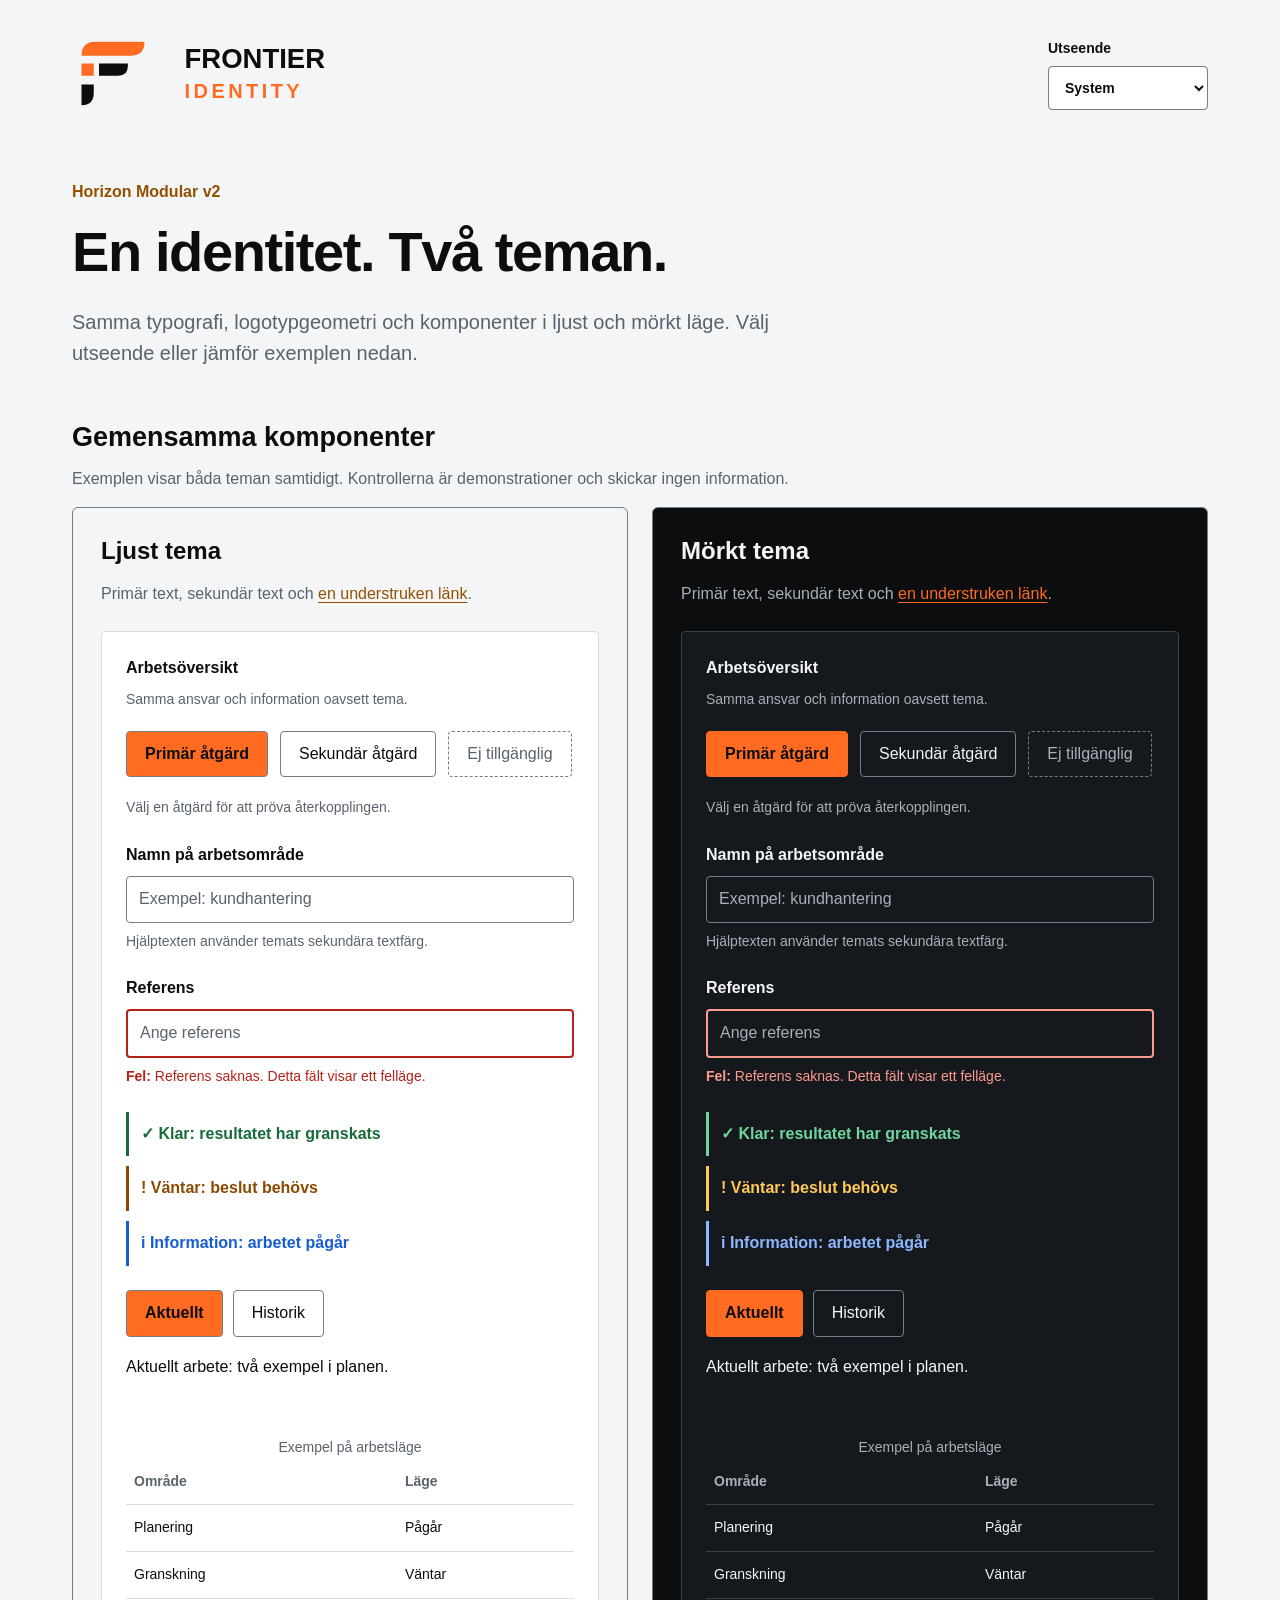
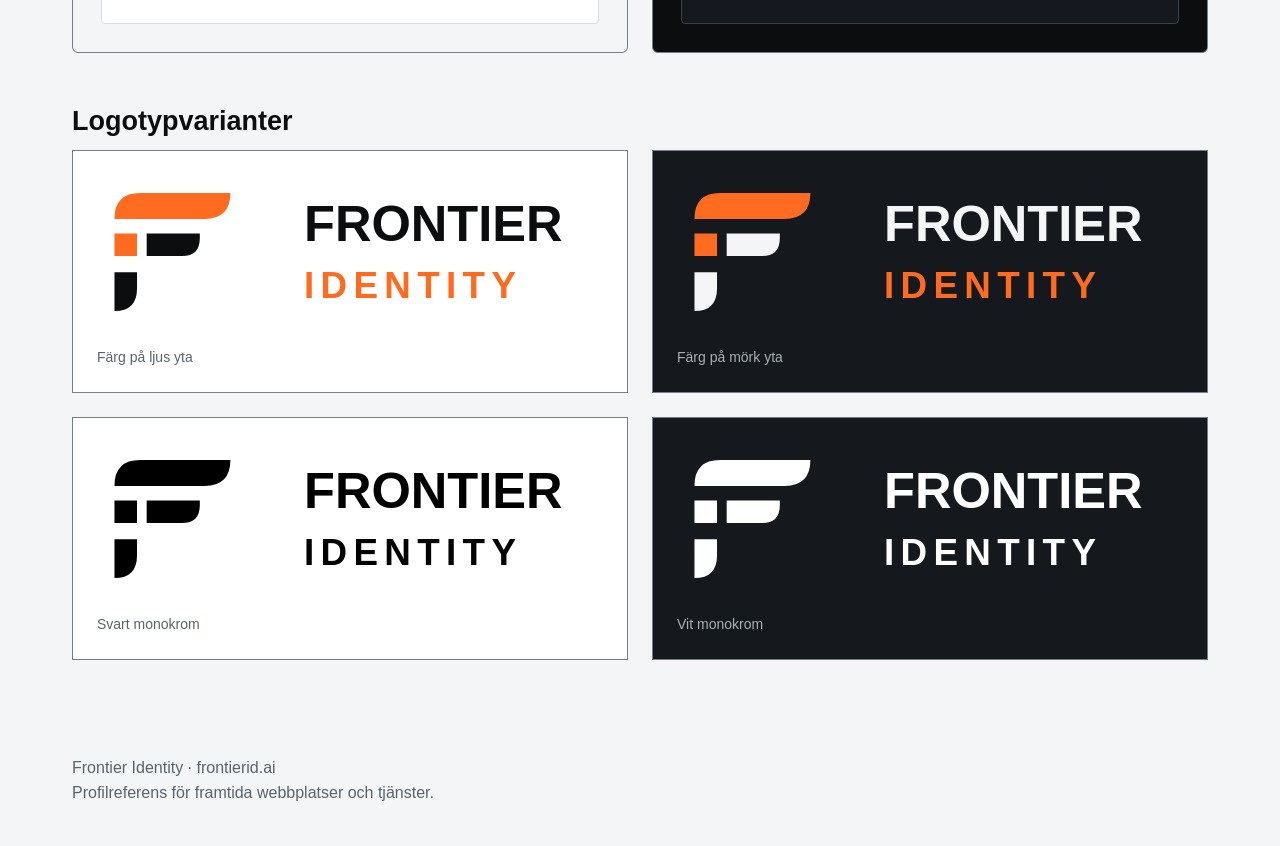
<file: brand/examples/index.html>
<!doctype html>
<html lang="sv">
<head>
  <meta charset="utf-8">
  <meta name="viewport" content="width=device-width, initial-scale=1">
  <meta name="color-scheme" content="light dark">
  <title>Horizon · Frontier Identity · Teman och komponenter</title>
  <script>try { const t = localStorage.getItem('frontier-theme'); if (t === 'light' || t === 'dark') document.documentElement.dataset.theme = t; } catch {}</script>
  <link rel="stylesheet" href="../theme.css">
  <link rel="stylesheet" href="examples.css">
  <script src="examples.js" defer></script>
</head>
<body>
  <a class="skip" href="#content">Till innehållet</a>
  <header>
    <div class="logo-pair">
      <img class="horizon-logo light" src="../assets/wordmark-light.svg" alt="Frontier Identity" width="880" height="270">
      <img class="horizon-logo dark" src="../assets/wordmark-dark.svg" alt="Frontier Identity" width="880" height="270">
    </div>
    <label class="theme-picker">Utseende
      <select class="horizon-field" id="theme"><option value="system">System</option><option value="light">Ljust</option><option value="dark">Mörkt</option></select>
    </label>
  </header>
  <main id="content">
    <p class="eyebrow">Horizon Modular v2</p>
    <h1>En identitet. Två teman.</h1>
    <p class="lead">Samma typografi, logotypgeometri och komponenter i ljust och mörkt läge. Välj utseende eller jämför exemplen nedan.</p>
    <section aria-labelledby="comparison-title">
      <h2 id="comparison-title">Gemensamma komponenter</h2>
      <p class="muted">Exemplen visar båda teman samtidigt. Kontrollerna är demonstrationer och skickar ingen information.</p>
      <div class="comparison" id="comparison">
<article class="sample" data-theme="light" aria-labelledby="light-title">
    <h3 id="light-title">Ljust tema</h3>
    <p class="muted">Primär text, sekundär text och <a href="#logos-title">en understruken länk</a>.</p>
    <div class="surface">
      <strong>Arbetsöversikt</strong>
      <p class="help">Samma ansvar och information oavsett tema.</p>
      <div class="actions">
        <button class="horizon-button primary" type="button">Primär åtgärd</button>
        <button class="horizon-button" type="button">Sekundär åtgärd</button>
        <button class="horizon-button" type="button" disabled>Ej tillgänglig</button>
      </div>
      <p class="help demo-feedback" aria-live="polite">Välj en åtgärd för att pröva återkopplingen.</p>
      <div class="form-group">
        <label for="light-name">Namn på arbetsområde</label>
        <input class="horizon-field" id="light-name" placeholder="Exempel: kundhantering" aria-describedby="light-help">
        <p class="help" id="light-help">Hjälptexten använder temats sekundära textfärg.</p>
      </div>
      <div class="form-group">
        <label for="light-reference">Referens</label>
        <input class="horizon-field" id="light-reference" value="" placeholder="Ange referens" aria-invalid="true" aria-describedby="light-error">
        <p class="error" id="light-error"><strong>Fel:</strong> Referens saknas. Detta fält visar ett felläge.</p>
      </div>
      <div class="statuses">
        <div class="status success">✓ Klar: resultatet har granskats</div>
        <div class="status warning">! Väntar: beslut behövs</div>
        <div class="status info">i Information: arbetet pågår</div>
      </div>
      <div class="tabs" aria-label="Välj arbetsvy">
        <button class="horizon-button" type="button" aria-pressed="true" data-view="current">Aktuellt</button>
        <button class="horizon-button" type="button" aria-pressed="false" data-view="history">Historik</button>
      </div>
      <p class="tab-result" aria-live="polite">Aktuellt arbete: två exempel i planen.</p>
      <table><caption class="help">Exempel på arbetsläge</caption><thead><tr><th scope="col">Område</th><th scope="col">Läge</th></tr></thead>
      <tbody><tr><td>Planering</td><td>Pågår</td></tr><tr><td>Granskning</td><td>Väntar</td></tr></tbody></table>
    </div>
</article>
<article class="sample" data-theme="dark" aria-labelledby="dark-title">
    <h3 id="dark-title">Mörkt tema</h3>
    <p class="muted">Primär text, sekundär text och <a href="#logos-title">en understruken länk</a>.</p>
    <div class="surface">
      <strong>Arbetsöversikt</strong>
      <p class="help">Samma ansvar och information oavsett tema.</p>
      <div class="actions">
        <button class="horizon-button primary" type="button">Primär åtgärd</button>
        <button class="horizon-button" type="button">Sekundär åtgärd</button>
        <button class="horizon-button" type="button" disabled>Ej tillgänglig</button>
      </div>
      <p class="help demo-feedback" aria-live="polite">Välj en åtgärd för att pröva återkopplingen.</p>
      <div class="form-group">
        <label for="dark-name">Namn på arbetsområde</label>
        <input class="horizon-field" id="dark-name" placeholder="Exempel: kundhantering" aria-describedby="dark-help">
        <p class="help" id="dark-help">Hjälptexten använder temats sekundära textfärg.</p>
      </div>
      <div class="form-group">
        <label for="dark-reference">Referens</label>
        <input class="horizon-field" id="dark-reference" value="" placeholder="Ange referens" aria-invalid="true" aria-describedby="dark-error">
        <p class="error" id="dark-error"><strong>Fel:</strong> Referens saknas. Detta fält visar ett felläge.</p>
      </div>
      <div class="statuses">
        <div class="status success">✓ Klar: resultatet har granskats</div>
        <div class="status warning">! Väntar: beslut behövs</div>
        <div class="status info">i Information: arbetet pågår</div>
      </div>
      <div class="tabs" aria-label="Välj arbetsvy">
        <button class="horizon-button" type="button" aria-pressed="true" data-view="current">Aktuellt</button>
        <button class="horizon-button" type="button" aria-pressed="false" data-view="history">Historik</button>
      </div>
      <p class="tab-result" aria-live="polite">Aktuellt arbete: två exempel i planen.</p>
      <table><caption class="help">Exempel på arbetsläge</caption><thead><tr><th scope="col">Område</th><th scope="col">Läge</th></tr></thead>
      <tbody><tr><td>Planering</td><td>Pågår</td></tr><tr><td>Granskning</td><td>Väntar</td></tr></tbody></table>
    </div>
</article>
</div>
    </section>
    <section aria-labelledby="logos-title">
      <h2 id="logos-title">Logotypvarianter</h2>
      <div class="logo-gallery">
        <figure data-theme="light"><img src="../assets/wordmark-light.svg" alt="Färglogotyp för ljus bakgrund" width="880" height="270"><figcaption>Färg på ljus yta</figcaption></figure>
        <figure data-theme="dark"><img src="../assets/wordmark-dark.svg" alt="Färglogotyp för mörk bakgrund" width="880" height="270"><figcaption>Färg på mörk yta</figcaption></figure>
        <figure data-theme="light"><img src="../assets/wordmark-black.svg" alt="Svart logotyp" width="880" height="270"><figcaption>Svart monokrom</figcaption></figure>
        <figure data-theme="dark"><img src="../assets/wordmark-white.svg" alt="Vit logotyp" width="880" height="270"><figcaption>Vit monokrom</figcaption></figure>
      </div>
    </section>
  </main>
  <footer>Frontier Identity · frontierid.ai<br>Profilreferens för framtida webbplatser och tjänster.</footer>
</body>
</html>
</file>
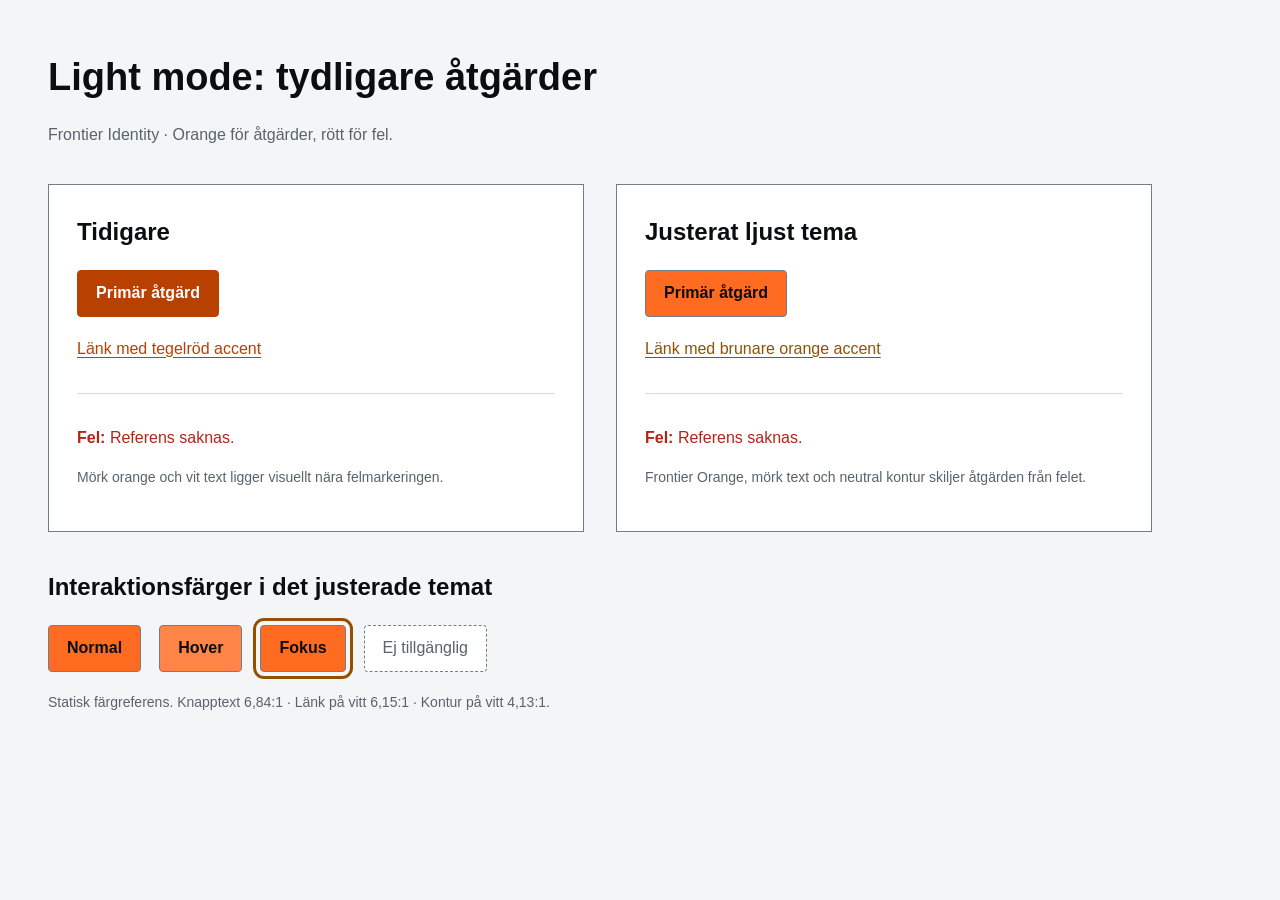
<file: brand/examples/light-refinement.html>
<!doctype html><html lang="sv" data-theme="light"><head><meta charset="utf-8"><link rel="stylesheet" href="../theme.css"><style>
@page{size:1200px 920px;margin:0}body{padding:48px;width:1200px}h1{font-size:38px;margin:0 0 12px}.intro{color:var(--muted);margin-bottom:36px}.grid{display:grid;grid-template-columns:1fr 1fr;gap:32px}.example{background:var(--surface);padding:28px;border:1px solid var(--border)}h2{font-size:24px;margin-top:0}.actions{display:flex;gap:18px;flex-wrap:wrap;margin:20px 0}.old{--action:#B84000;--on-action:#FFFFFF;--action-border:#B84000;--accent:#B84000;--focus:#B84000}.focus{outline:3px solid var(--focus);outline-offset:4px}.hover{background:var(--action-hover)!important;border-color:var(--action-hover-border)!important}.error{color:var(--error)}.label{color:var(--muted);font-size:14px}.sample-row{margin:32px 0}hr{border:0;border-top:1px solid var(--separator);margin:32px 0}
</style></head><body><h1>Light mode: tydligare åtgärder</h1><p class="intro">Frontier Identity · Orange för åtgärder, rött för fel.</p><div class="grid"><section class="example old"><h2>Tidigare</h2><div class="actions"><button class="horizon-button primary">Primär åtgärd</button></div><p><a href="#">Länk med tegelröd accent</a></p><hr><p class="error"><strong>Fel:</strong> Referens saknas.</p><p class="label">Mörk orange och vit text ligger visuellt nära felmarkeringen.</p></section><section class="example"><h2>Justerat ljust tema</h2><div class="actions"><button class="horizon-button primary">Primär åtgärd</button></div><p><a href="#">Länk med brunare orange accent</a></p><hr><p class="error"><strong>Fel:</strong> Referens saknas.</p><p class="label">Frontier Orange, mörk text och neutral kontur skiljer åtgärden från felet.</p></section></div><h2 style="margin-top:36px">Interaktionsfärger i det justerade temat</h2><div class="actions"><button class="horizon-button primary">Normal</button><button class="horizon-button primary hover">Hover</button><button class="horizon-button primary focus">Fokus</button><button class="horizon-button" disabled>Ej tillgänglig</button></div><p class="label">Statisk färgreferens. Knapptext 6,84:1 · Länk på vitt 6,15:1 · Kontur på vitt 4,13:1.</p></body></html>
</file>
<file: brand/theme.css>
/* Horizon Modular v2: shared semantic tokens for both themes. */
:root, [data-theme="light"] {
  color-scheme: light;
  --brand-orange: #FF6B21;
  --page: #F4F5F6;
  --surface: #FFFFFF;
  --text: #0B0D0F;
  --muted: #59636D;
  --accent: #935100;
  --action: #FF6B21;
  --action-border: #747E88;
  --action-hover-border: #747E88;
  --action-hover: #FF8447;
  --on-action: #0B0D0F;
  --border: #747E88;
  --separator: #D8DDE2;
  --focus: #935100;
  --success: #176B3A;
  --error: #B42318;
  --warning: #8A4B00;
  --info: #175CD3;
  --logo-dark-display: none;
  --logo-light-display: block;
}
@media (prefers-color-scheme: dark) {
  :root:not([data-theme="light"]) {
    color-scheme: dark;
    --page: #0B0D0F;
    --surface: #15191D;
    --text: #F4F5F6;
    --muted: #A8B0B7;
    --accent: #FF6B21;
    --action: #FF6B21;
    --action-border: #FF6B21;
    --action-hover-border: #FF8447;
    --action-hover: #FF8447;
    --on-action: #0B0D0F;
    --border: #747E88;
    --separator: #394149;
    --focus: #FF6B21;
    --success: #70D59B;
    --error: #FF9A8F;
    --warning: #FFC857;
    --info: #8DB8FF;
    --logo-dark-display: block;
    --logo-light-display: none;
  }
}
[data-theme="dark"] {
  color-scheme: dark;
  --page: #0B0D0F;
  --surface: #15191D;
  --text: #F4F5F6;
  --muted: #A8B0B7;
  --accent: #FF6B21;
  --action: #FF6B21;
  --action-border: #FF6B21;
  --action-hover-border: #FF8447;
  --action-hover: #FF8447;
  --on-action: #0B0D0F;
  --border: #747E88;
  --separator: #394149;
  --focus: #FF6B21;
  --success: #70D59B;
  --error: #FF9A8F;
  --warning: #FFC857;
  --info: #8DB8FF;
  --logo-dark-display: block;
  --logo-light-display: none;
}
*, *::before, *::after { box-sizing: border-box; }
body { margin: 0; background: var(--page); color: var(--text); font: 16px/1.55 Arial, Helvetica, sans-serif; }
button, input, select { font: inherit; }
button, select, input { min-height: 44px; }
button, select { cursor: pointer; }
a { color: var(--accent); text-decoration: underline; text-underline-offset: 3px; }
:where(a, button, input, select):focus-visible { outline: 3px solid var(--focus); outline-offset: 4px; }
.horizon-button { border: 1px solid var(--border); border-radius: 4px; padding: 10px 18px; background: var(--surface); color: var(--text); }
.horizon-button:hover:not(:disabled) { border-color: var(--accent); }
.horizon-button.primary { border-color: var(--action-border); background: var(--action); color: var(--on-action); font-weight: 700; }
.horizon-button.primary:hover:not(:disabled) { background: var(--action-hover); border-color: var(--action-hover-border); }
.horizon-button:disabled { color: var(--muted); border-style: dashed; cursor: not-allowed; }
.horizon-field { display: block; width: 100%; border: 1px solid var(--border); border-radius: 4px; background: var(--surface); color: var(--text); padding: 10px 12px; }
.horizon-field::placeholder { color: var(--muted); opacity: 1; }
.horizon-field[aria-invalid="true"] { border: 2px solid var(--error); }
.horizon-logo { width: 275px; max-width: 100%; height: auto; }
.horizon-logo.dark { display: var(--logo-dark-display); }
.horizon-logo.light { display: var(--logo-light-display); }
@media (forced-colors: active) {
  :where(a, button, input, select):focus-visible { outline-color: Highlight; }
  .horizon-button.primary { border: 2px solid ButtonText; }
}
</file>
<file: brand/examples/examples.css>
header, main, footer { max-width: 1200px; margin: auto; padding: 32px; }
header { display: flex; justify-content: space-between; align-items: center; gap: 24px; }
.theme-picker { display: grid; gap: 6px; font-size: 14px; font-weight: 700; min-width: 160px; }
.skip { position: absolute; top: -100px; left: 24px; padding: 12px; background: var(--surface); z-index: 10; }
.skip:focus { top: 12px; }
h1 { font-size: clamp(36px, 5vw, 56px); line-height: 1.1; letter-spacing: -.025em; margin: 12px 0 24px; }
h2 { font-size: 27px; line-height: 1.25; margin: 0 0 12px; }
h3 { font-size: 24px; line-height: 1.25; margin: 0 0 16px; }
p { margin: 0 0 16px; }
.eyebrow { color: var(--accent); font-weight: 700; }
.lead { max-width: 760px; font-size: 20px; color: var(--muted); }
.muted, .help { color: var(--muted); }
section { margin-top: 52px; }
.comparison, .logo-gallery { display: grid; grid-template-columns: repeat(2, minmax(0, 1fr)); gap: 24px; }
.sample { padding: 28px; background: var(--page); color: var(--text); border: 1px solid var(--border); border-radius: 6px; }
.surface { padding: 24px; background: var(--surface); border: 1px solid var(--separator); border-radius: 4px; margin-top: 24px; }
.actions { display: flex; flex-wrap: wrap; gap: 12px; margin: 20px 0; }
.form-group { margin-top: 24px; }
.form-group label { display: block; font-weight: 700; margin-bottom: 8px; }
.help { font-size: 14px; margin-top: 8px; }
.error { color: var(--error); font-size: 14px; margin-top: 8px; }
.statuses { display: grid; gap: 10px; margin: 24px 0; }
.status { padding: 10px 12px; border-left: 3px solid currentColor; font-weight: 700; }
.success { color: var(--success); }
.warning { color: var(--warning); }
.info { color: var(--info); }
.tabs { display: flex; flex-wrap: wrap; gap: 10px; margin-bottom: 18px; }
.tabs [aria-pressed="true"] { background: var(--action); color: var(--on-action); border-color: var(--action-border); font-weight: 700; }
.tabs [aria-pressed="true"]:hover { border-color: var(--action-border); }
.tab-result { min-height: 58px; }
.sample table { width: 100%; border-collapse: collapse; font-size: 14px; }
.sample th, .sample td { text-align: left; padding: 12px 8px; border-bottom: 1px solid var(--separator); }
.sample th { color: var(--muted); }
.logo-gallery figure { background: var(--surface); color: var(--text); margin: 0; border: 1px solid var(--border); padding: 24px; }
.logo-gallery img { display: block; width: 100%; height: auto; }
.logo-gallery figcaption { color: var(--muted); font-size: 14px; margin-top: 16px; }
footer { color: var(--muted); padding-top: 64px; padding-bottom: 40px; }
@media (max-width: 760px) {
  header, main, footer { padding: 24px 20px; }
  header { align-items: flex-start; flex-direction: column; }
  .theme-picker { width: 100%; }
  .comparison, .logo-gallery { grid-template-columns: minmax(0, 1fr); }
  .sample { padding: 20px; }
  .surface { padding: 18px; }
}
</file>
